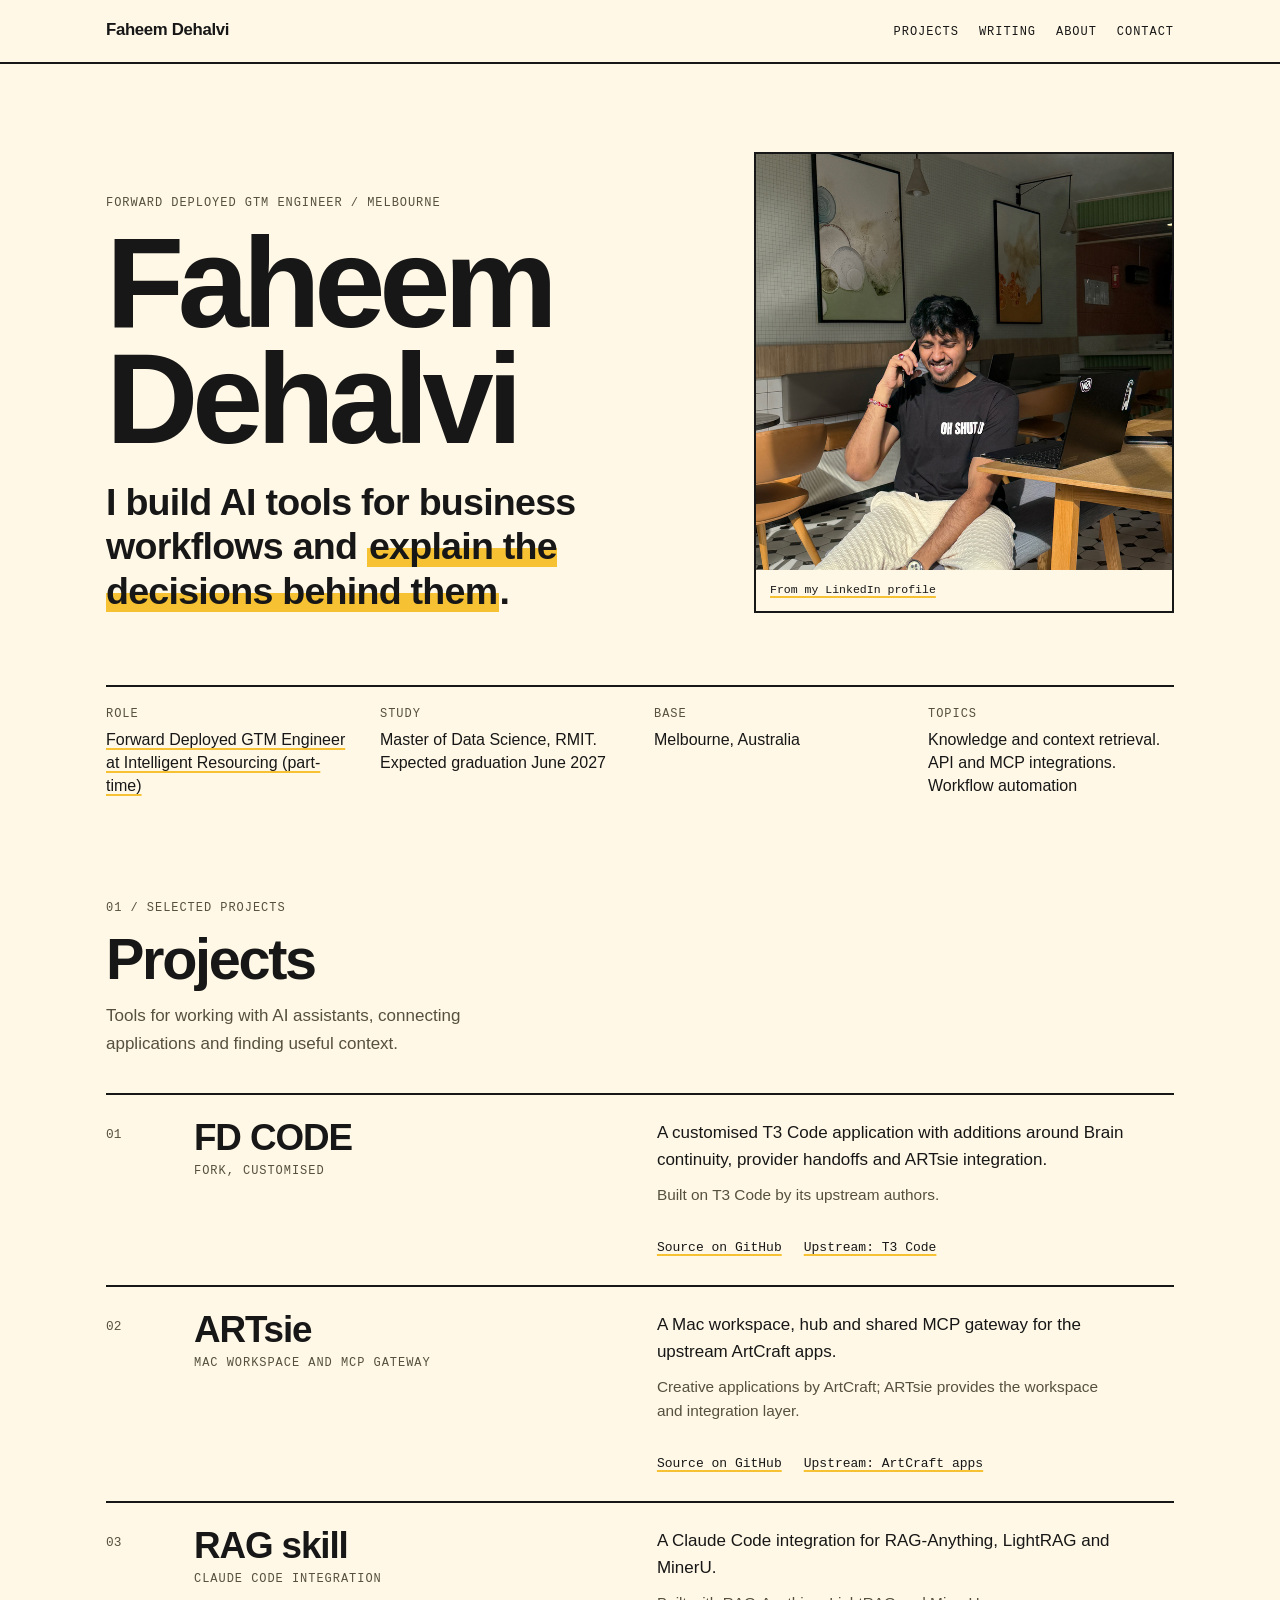
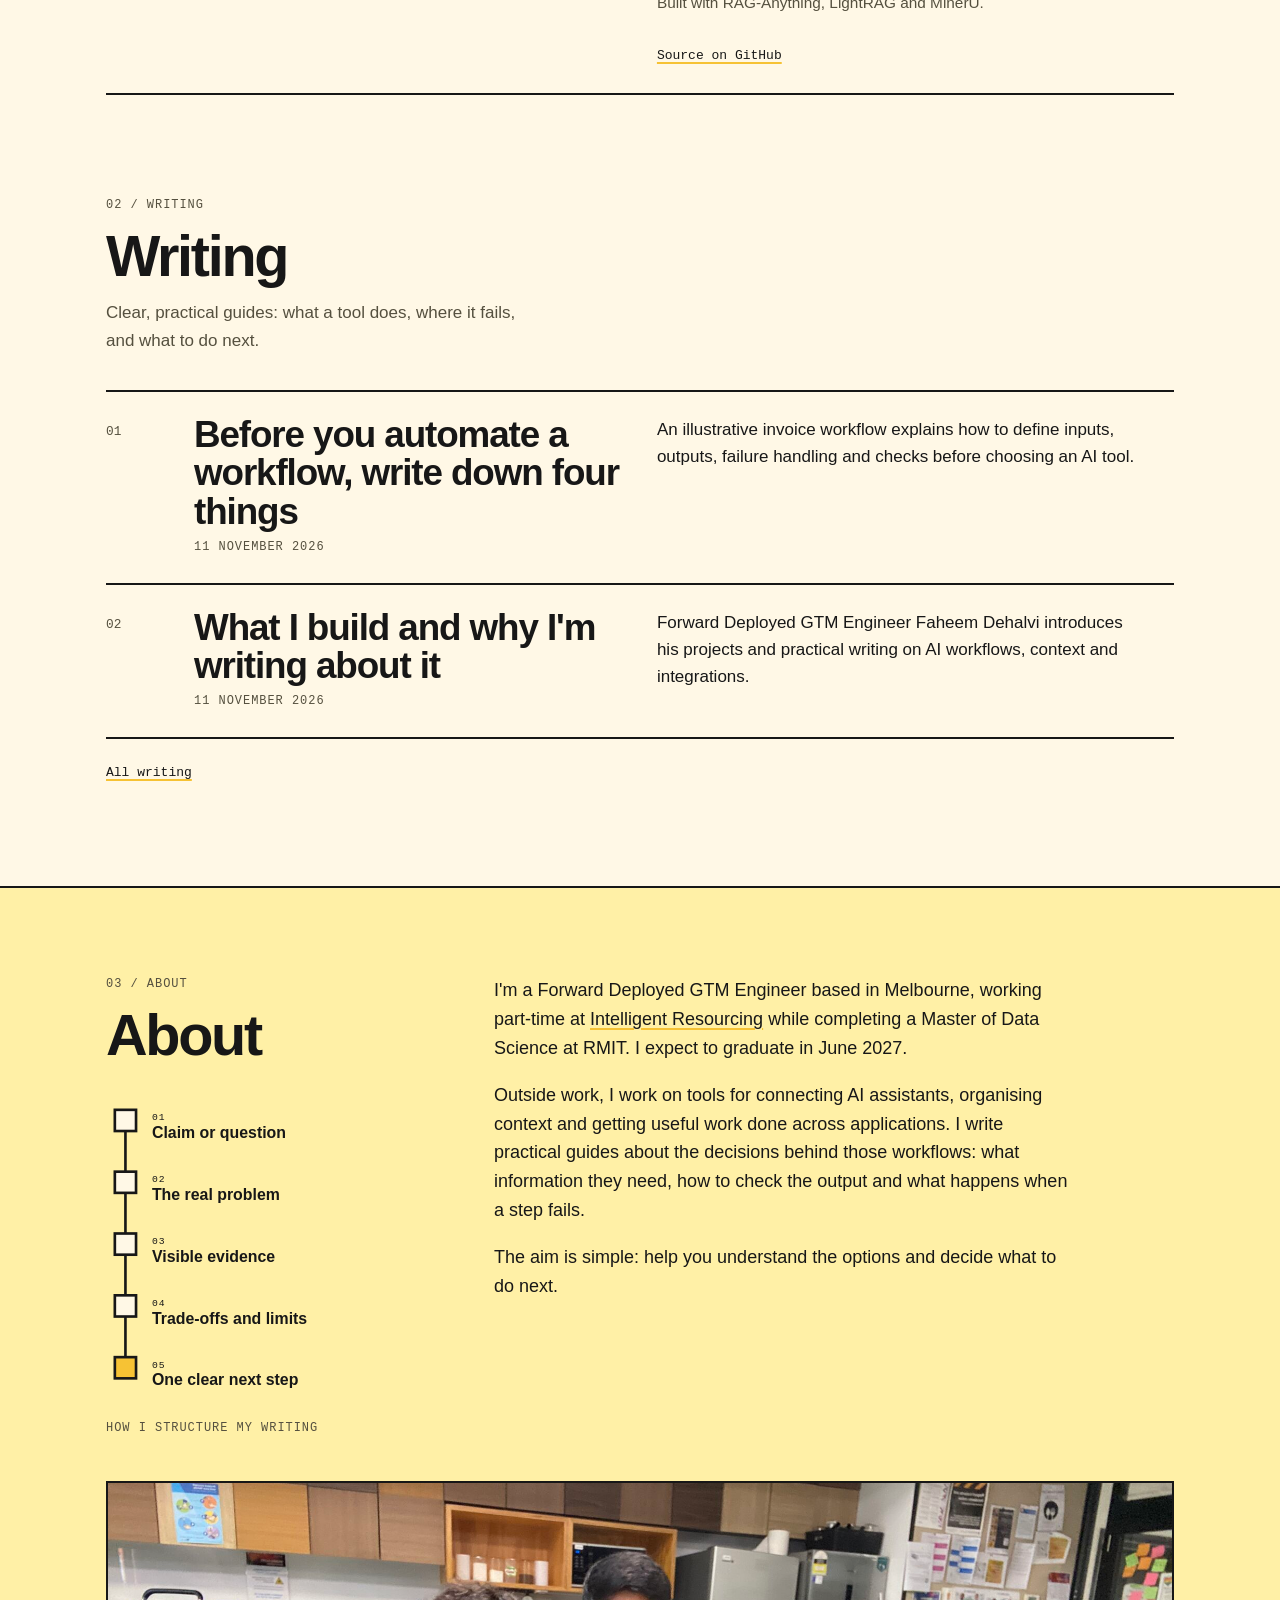
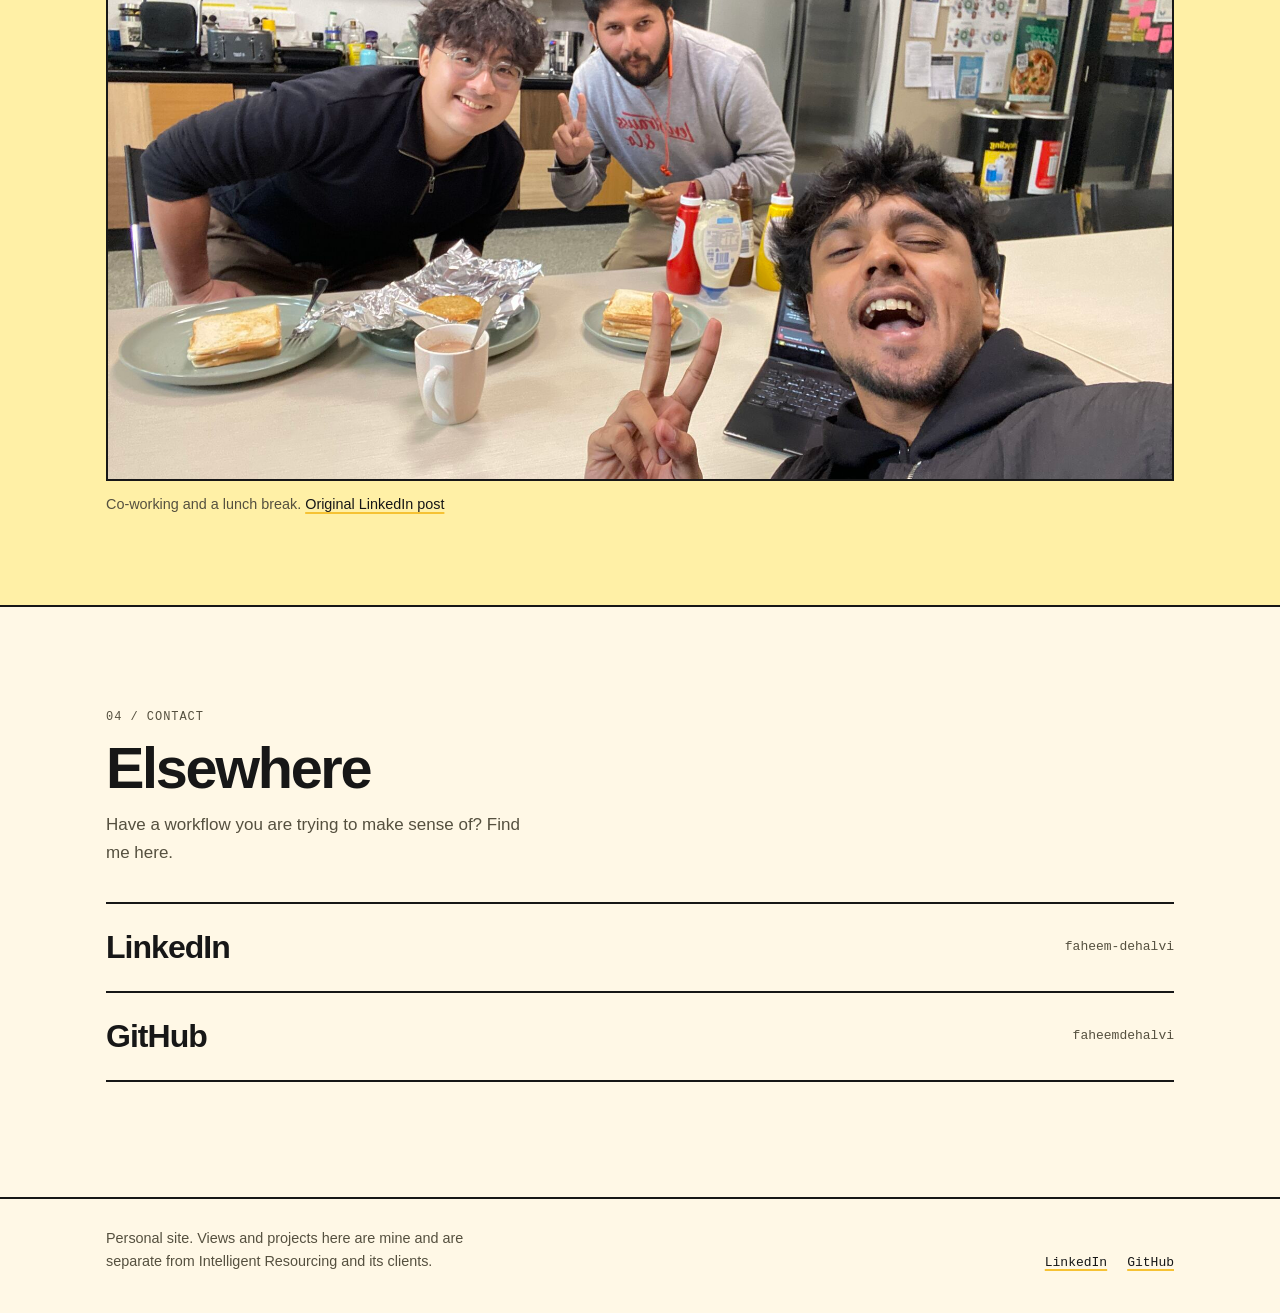
<file: docs/index.html>
<!doctype html>
<html lang="en-AU">
<head>
<meta charset="utf-8">
<meta name="viewport" content="width=device-width, initial-scale=1">
<title>Faheem Dehalvi | Forward Deployed GTM Engineer</title>
<meta name="description" content="Faheem Dehalvi is a Forward Deployed GTM Engineer in Melbourne. Practical writing, AI workflows, integrations and selected projects.">
<meta name="theme-color" content="#fff8e6">
<meta property="og:type" content="website">
<meta property="og:title" content="Faheem Dehalvi | Forward Deployed GTM Engineer">
<meta property="og:description" content="Faheem Dehalvi is a Forward Deployed GTM Engineer in Melbourne. Practical writing, AI workflows, integrations and selected projects.">
<link rel="canonical" href="https://faheemdehalvi.github.io/">
<meta property="og:url" content="https://faheemdehalvi.github.io/">
<link rel="icon" href="./assets/favicon.svg" type="image/svg+xml">
<link rel="stylesheet" href="./assets/styles.css">
<script type="application/ld+json">{"@context": "https://schema.org", "@type": "ProfilePage", "name": "Faheem Dehalvi | Forward Deployed GTM Engineer", "mainEntity": {"@type": "Person", "name": "Faheem Dehalvi", "sameAs": ["https://www.linkedin.com/in/faheem-dehalvi/", "https://github.com/faheemdehalvi"], "description": "I build AI tools for business workflows and explain the decisions behind them.", "url": "https://faheemdehalvi.github.io/"}}</script>
</head>
<body>
<a class="skip-link" href="#main">Skip to content</a>
<header class="site-header">
  <div class="wrap header-inner">
    <a class="wordmark" href="./">Faheem Dehalvi</a>
    <nav aria-label="Main">
      <ul class="nav-list">
        <li><a href="./#projects">Projects</a></li>
        <li><a href="./writing/">Writing</a></li>
        <li><a href="./#about">About</a></li>
        <li><a href="./#contact">Contact</a></li>
      </ul>
    </nav>
  </div>
</header>
<main id="main">
<section class="hero" aria-labelledby="top">
  <div class="wrap hero-grid">
    <div class="hero-copy">
      <p class="label">Forward Deployed GTM Engineer / Melbourne</p>
      <h1 id="top" class="hero-name"><span>Faheem</span> <span>Dehalvi</span></h1>
      <p class="hero-lead">I build AI tools for business workflows and <mark>explain the decisions behind them</mark>.</p>
    </div>
    <figure class="hero-figure portrait-figure">
      <img src="./assets/media/faheem-portrait.png" width="800" height="800" alt="Faheem Dehalvi smiling while on a phone call at a cafe table, with a laptop beside him." decoding="async" fetchpriority="high">
      <figcaption><a href="https://www.linkedin.com/in/faheem-dehalvi/" rel="noopener noreferrer">From my LinkedIn profile</a></figcaption>
    </figure>
  </div>
  <div class="wrap">
    <dl class="facts">
      <div><dt>Role</dt><dd><a href="https://intelligentresourcing.co/about-us" rel="noopener noreferrer">Forward Deployed GTM Engineer at Intelligent Resourcing (part-time)</a></dd></div>
      <div><dt>Study</dt><dd>Master of Data Science, RMIT. Expected graduation June 2027</dd></div>
      <div><dt>Base</dt><dd>Melbourne, Australia</dd></div>
      <div><dt>Topics</dt><dd>Knowledge and context retrieval. API and MCP integrations. Workflow automation</dd></div>
    </dl>
  </div>
</section>

<section class="section" id="projects" aria-labelledby="projects-h">
  <div class="wrap">
    <p class="label">01 / Selected projects</p>
    <h2 id="projects-h" class="section-title">Projects</h2>
    <p class="section-intro">Tools for working with AI assistants, connecting applications and finding useful context.</p>
    <ol class="rows">
      <li class="row"><span class="row-index" aria-hidden="true"></span><div><h3 class="row-name"><a href="https://github.com/faheemdehalvi/fd-code" rel="noopener noreferrer">FD CODE</a></h3><p class="row-kind label">Fork, customised</p></div><div class="row-body"><p>A customised T3 Code application with additions around Brain continuity, provider handoffs and ARTsie integration.</p><p class="credit">Built on T3 Code by its upstream authors.</p></div><ul class="row-links"><li><a href="https://github.com/faheemdehalvi/fd-code" rel="noopener noreferrer">Source on GitHub</a></li><li><a href="https://github.com/pingdotgg/t3code" rel="noopener noreferrer">Upstream: T3 Code</a></li></ul></li>
      <li class="row"><span class="row-index" aria-hidden="true"></span><div><h3 class="row-name"><a href="https://github.com/faheemdehalvi/artsie" rel="noopener noreferrer">ARTsie</a></h3><p class="row-kind label">Mac workspace and MCP gateway</p></div><div class="row-body"><p>A Mac workspace, hub and shared MCP gateway for the upstream ArtCraft apps.</p><p class="credit">Creative applications by ArtCraft; ARTsie provides the workspace and integration layer.</p></div><ul class="row-links"><li><a href="https://github.com/faheemdehalvi/artsie" rel="noopener noreferrer">Source on GitHub</a></li><li><a href="https://getartcraft.com/apps" rel="noopener noreferrer">Upstream: ArtCraft apps</a></li></ul></li>
      <li class="row"><span class="row-index" aria-hidden="true"></span><div><h3 class="row-name"><a href="https://github.com/faheemdehalvi/rag-skill" rel="noopener noreferrer">RAG skill</a></h3><p class="row-kind label">Claude Code integration</p></div><div class="row-body"><p>A Claude Code integration for RAG-Anything, LightRAG and MinerU.</p><p class="credit">Built with RAG-Anything, LightRAG and MinerU.</p></div><ul class="row-links"><li><a href="https://github.com/faheemdehalvi/rag-skill" rel="noopener noreferrer">Source on GitHub</a></li></ul></li>
    </ol>
  </div>
</section>

<section class="section" id="writing" aria-labelledby="writing-h">
  <div class="wrap">
    <p class="label">02 / Writing</p>
    <h2 id="writing-h" class="section-title">Writing</h2>
    <p class="section-intro">Clear, practical guides: what a tool does, where it fails, and what to do next.</p>
    <ol class="rows">
      <li class="row"><span class="row-index" aria-hidden="true"></span><div><h3 class="row-name"><a href="./writing/before-you-automate-a-workflow/">Before you automate a workflow, write down four things</a></h3><p class="row-kind writing-meta">11 November 2026</p></div><div class="row-body"><p>An illustrative invoice workflow explains how to define inputs, outputs, failure handling and checks before choosing an AI tool.</p></div></li>
      <li class="row"><span class="row-index" aria-hidden="true"></span><div><h3 class="row-name"><a href="./writing/what-i-build/">What I build and why I&#x27;m writing about it</a></h3><p class="row-kind writing-meta">11 November 2026</p></div><div class="row-body"><p>Forward Deployed GTM Engineer Faheem Dehalvi introduces his projects and practical writing on AI workflows, context and integrations.</p></div></li>
    </ol>
    <p class="more"><a href="./writing/">All writing</a></p>
  </div>
</section>

<section class="band" id="about" aria-labelledby="about-h">
  <div class="wrap about-grid">
    <div>
      <p class="label">03 / About</p>
      <h2 id="about-h" class="section-title">About</h2>
      <figure class="about-method">
        <svg viewBox="0 0 300 350" role="img" aria-labelledby="wf-t wf-d" xmlns="http://www.w3.org/2000/svg">
  <title id="wf-t">Five-step structure of each piece of writing</title>
  <desc id="wf-d">A vertical sequence: claim or question, the real problem, visible evidence, trade-offs and limits, one next step.</desc>
  <line x1="22" y1="22" x2="22" y2="302" stroke="#171717" stroke-width="3"/>
  <g font-family="-apple-system, BlinkMacSystemFont, 'Segoe UI', 'Helvetica Neue', Arial, sans-serif" fill="#171717">
    <g>
      <rect x="10" y="10" width="24" height="24" fill="#fff8e6" stroke="#171717" stroke-width="3"/>
      <text x="52" y="22" font-size="11" font-family="ui-monospace, Menlo, monospace" letter-spacing="1">01</text>
      <text x="52" y="42" font-size="18" font-weight="700">Claim or question</text>
    </g>
    <g>
      <rect x="10" y="80" width="24" height="24" fill="#fff8e6" stroke="#171717" stroke-width="3"/>
      <text x="52" y="92" font-size="11" font-family="ui-monospace, Menlo, monospace" letter-spacing="1">02</text>
      <text x="52" y="112" font-size="18" font-weight="700">The real problem</text>
    </g>
    <g>
      <rect x="10" y="150" width="24" height="24" fill="#fff8e6" stroke="#171717" stroke-width="3"/>
      <text x="52" y="162" font-size="11" font-family="ui-monospace, Menlo, monospace" letter-spacing="1">03</text>
      <text x="52" y="182" font-size="18" font-weight="700">Visible evidence</text>
    </g>
    <g>
      <rect x="10" y="220" width="24" height="24" fill="#fff8e6" stroke="#171717" stroke-width="3"/>
      <text x="52" y="232" font-size="11" font-family="ui-monospace, Menlo, monospace" letter-spacing="1">04</text>
      <text x="52" y="252" font-size="18" font-weight="700">Trade-offs and limits</text>
    </g>
    <g>
      <rect x="10" y="290" width="24" height="24" fill="#f6c234" stroke="#171717" stroke-width="3"/>
      <text x="52" y="302" font-size="11" font-family="ui-monospace, Menlo, monospace" letter-spacing="1">05</text>
      <text x="52" y="322" font-size="18" font-weight="700">One clear next step</text>
    </g>
  </g>
</svg>
        <figcaption class="label">How I structure my writing</figcaption>
      </figure>
    </div>
    <div class="about-text">
      <p>I&#x27;m a Forward Deployed GTM Engineer based in Melbourne, working part-time at <a href="https://intelligentresourcing.co/about-us" rel="noopener noreferrer">Intelligent Resourcing</a> while completing a Master of Data Science at RMIT. I expect to graduate in June 2027.</p>
      <p>Outside work, I work on tools for connecting AI assistants, organising context and getting useful work done across applications. I write practical guides about the decisions behind those workflows: what information they need, how to check the output and what happens when a step fails.</p>
      <p>The aim is simple: help you understand the options and decide what to do next.</p>
    </div>
  </div>
  <div class="wrap media-story">
    <figure class="community-photo">
      <a href="https://www.linkedin.com/posts/faheem-dehalvi_weeknds-arent-really-for-resting-up-theyre-share-7466699340036706304-agLs/" rel="noopener noreferrer">
        <img src="./assets/media/coworking-lunch.jpg" width="2048" height="1152" alt="Faheem taking a group photo with two people at a shared lunch table, with laptops and sandwiches." loading="lazy" decoding="async">
      </a>
      <figcaption>Co-working and a lunch break. <a href="https://www.linkedin.com/posts/faheem-dehalvi_weeknds-arent-really-for-resting-up-theyre-share-7466699340036706304-agLs/" rel="noopener noreferrer">Original LinkedIn post</a></figcaption>
    </figure>
  </div>
</section>

<section class="section" id="contact" aria-labelledby="contact-h">
  <div class="wrap">
    <p class="label">04 / Contact</p>
    <h2 id="contact-h" class="section-title">Elsewhere</h2>
    <p class="section-intro">Have a workflow you are trying to make sense of? Find me here.</p>
    <ul class="contact-list">
      <li><a href="https://www.linkedin.com/in/faheem-dehalvi/" rel="noopener noreferrer"><span>LinkedIn</span><span class="handle">faheem-dehalvi</span></a></li>
      <li><a href="https://github.com/faheemdehalvi" rel="noopener noreferrer"><span>GitHub</span><span class="handle">faheemdehalvi</span></a></li>
    </ul>
  </div>
</section>

</main>
<footer class="site-footer">
  <div class="wrap footer-inner">
    <p class="footer-note">Personal site. Views and projects here are mine and are separate from Intelligent Resourcing and its clients.</p>
    <ul class="footer-links">
      <li><a href="https://www.linkedin.com/in/faheem-dehalvi/" rel="noopener noreferrer">LinkedIn</a></li>
      <li><a href="https://github.com/faheemdehalvi" rel="noopener noreferrer">GitHub</a></li>
    </ul>
  </div>
</footer>
</body>
</html>
</file>
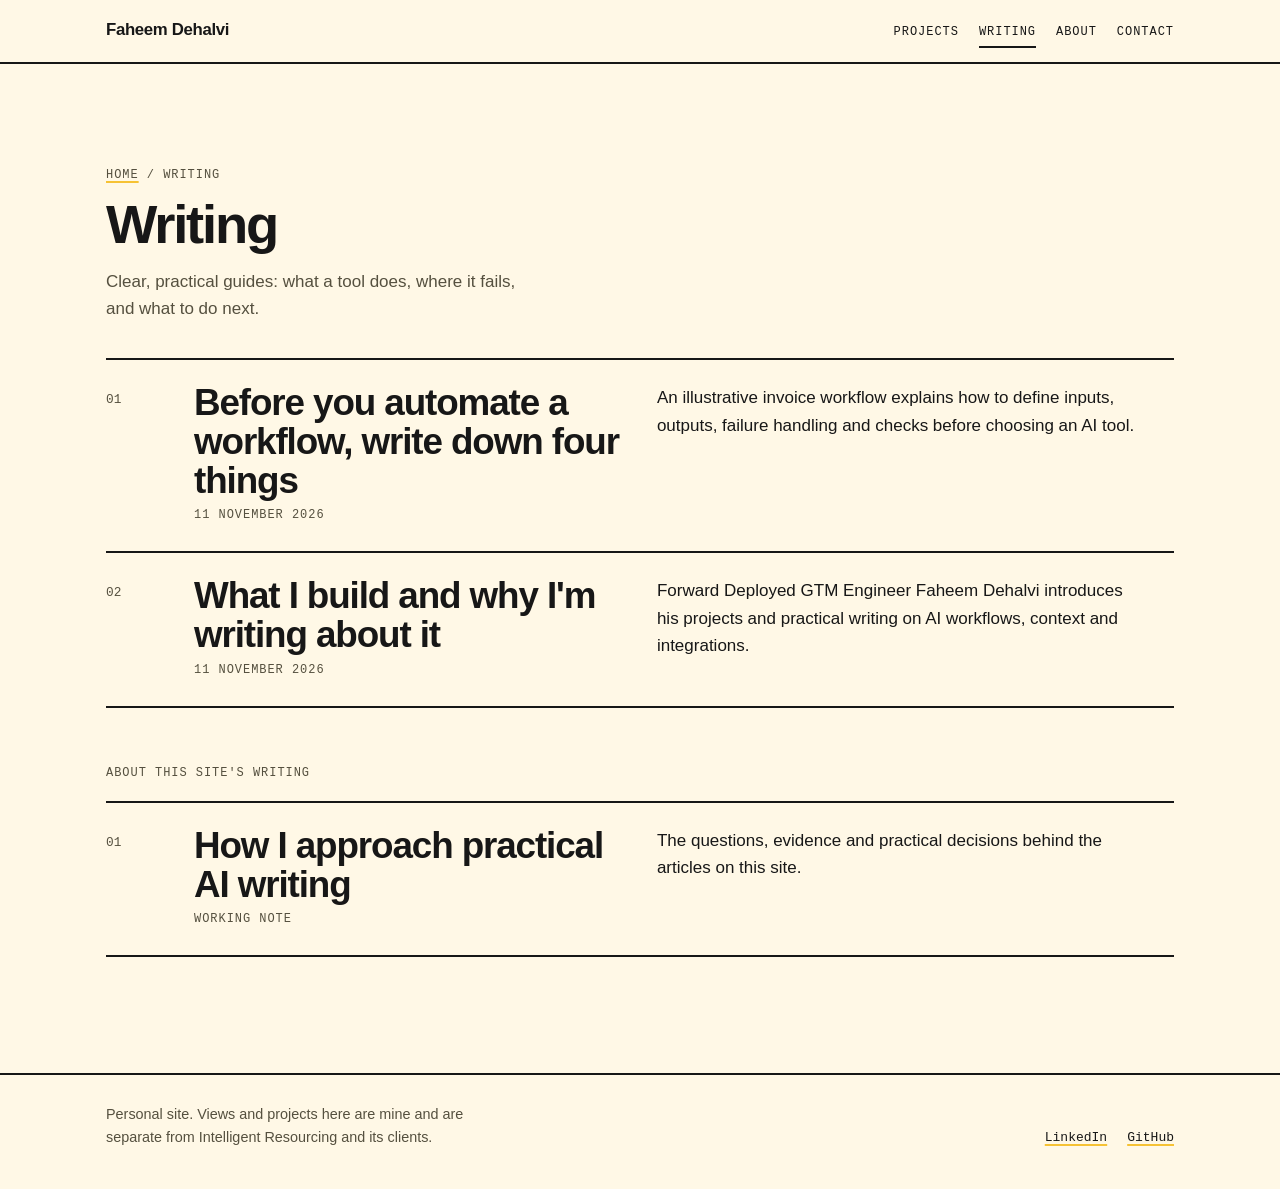
<file: docs/writing/index.html>
<!doctype html>
<html lang="en-AU">
<head>
<meta charset="utf-8">
<meta name="viewport" content="width=device-width, initial-scale=1">
<title>Writing | Faheem Dehalvi</title>
<meta name="description" content="Clear, practical guides: what a tool does, where it fails, and what to do next.">
<meta name="theme-color" content="#fff8e6">
<meta property="og:type" content="website">
<meta property="og:title" content="Writing | Faheem Dehalvi">
<meta property="og:description" content="Clear, practical guides: what a tool does, where it fails, and what to do next.">
<link rel="canonical" href="https://faheemdehalvi.github.io/writing/">
<meta property="og:url" content="https://faheemdehalvi.github.io/writing/">
<link rel="icon" href="../assets/favicon.svg" type="image/svg+xml">
<link rel="stylesheet" href="../assets/styles.css">
</head>
<body>
<a class="skip-link" href="#main">Skip to content</a>
<header class="site-header">
  <div class="wrap header-inner">
    <a class="wordmark" href="../">Faheem Dehalvi</a>
    <nav aria-label="Main">
      <ul class="nav-list">
        <li><a href="../#projects">Projects</a></li>
        <li><a href="../writing/" aria-current="page">Writing</a></li>
        <li><a href="../#about">About</a></li>
        <li><a href="../#contact">Contact</a></li>
      </ul>
    </nav>
  </div>
</header>
<main id="main">
<section class="section page-head">
  <div class="wrap">
    <p class="label"><a href="../">Home</a> / Writing</p>
    <h1 class="page-title">Writing</h1>
    <p class="section-intro">Clear, practical guides: what a tool does, where it fails, and what to do next.</p>
    <ol class="rows">
      <li class="row"><span class="row-index" aria-hidden="true"></span><div><h3 class="row-name"><a href="../writing/before-you-automate-a-workflow/">Before you automate a workflow, write down four things</a></h3><p class="row-kind writing-meta">11 November 2026</p></div><div class="row-body"><p>An illustrative invoice workflow explains how to define inputs, outputs, failure handling and checks before choosing an AI tool.</p></div></li>
      <li class="row"><span class="row-index" aria-hidden="true"></span><div><h3 class="row-name"><a href="../writing/what-i-build/">What I build and why I&#x27;m writing about it</a></h3><p class="row-kind writing-meta">11 November 2026</p></div><div class="row-body"><p>Forward Deployed GTM Engineer Faheem Dehalvi introduces his projects and practical writing on AI workflows, context and integrations.</p></div></li>
    </ol>
    <h2 class="subhead">About this site's writing</h2>
    <ol class="rows">
      <li class="row"><span class="row-index" aria-hidden="true"></span><div><h3 class="row-name"><a href="../writing/working-note/">How I approach practical AI writing</a></h3><p class="row-kind writing-meta">Working note</p></div><div class="row-body"><p>The questions, evidence and practical decisions behind the articles on this site.</p></div></li>
    </ol>
  </div>
</section>

</main>
<footer class="site-footer">
  <div class="wrap footer-inner">
    <p class="footer-note">Personal site. Views and projects here are mine and are separate from Intelligent Resourcing and its clients.</p>
    <ul class="footer-links">
      <li><a href="https://www.linkedin.com/in/faheem-dehalvi/" rel="noopener noreferrer">LinkedIn</a></li>
      <li><a href="https://github.com/faheemdehalvi" rel="noopener noreferrer">GitHub</a></li>
    </ul>
  </div>
</footer>
</body>
</html>
</file>
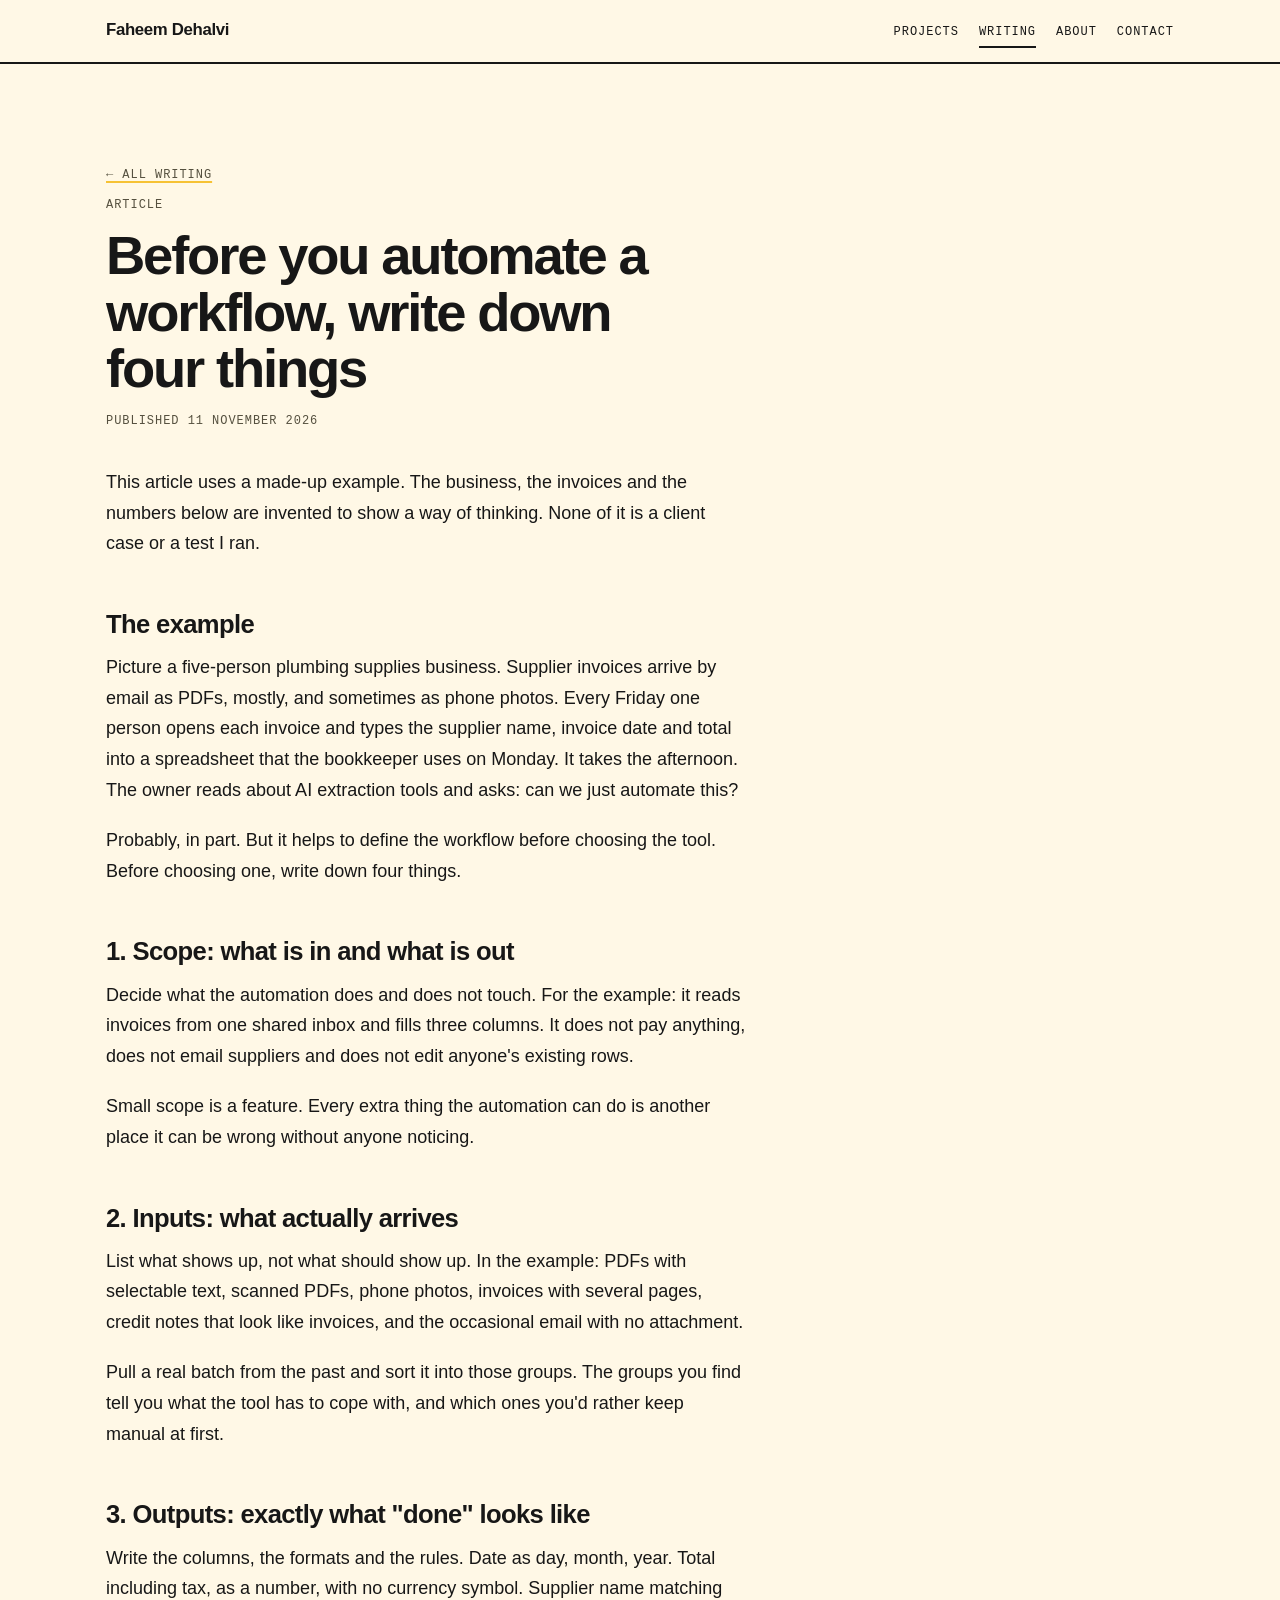
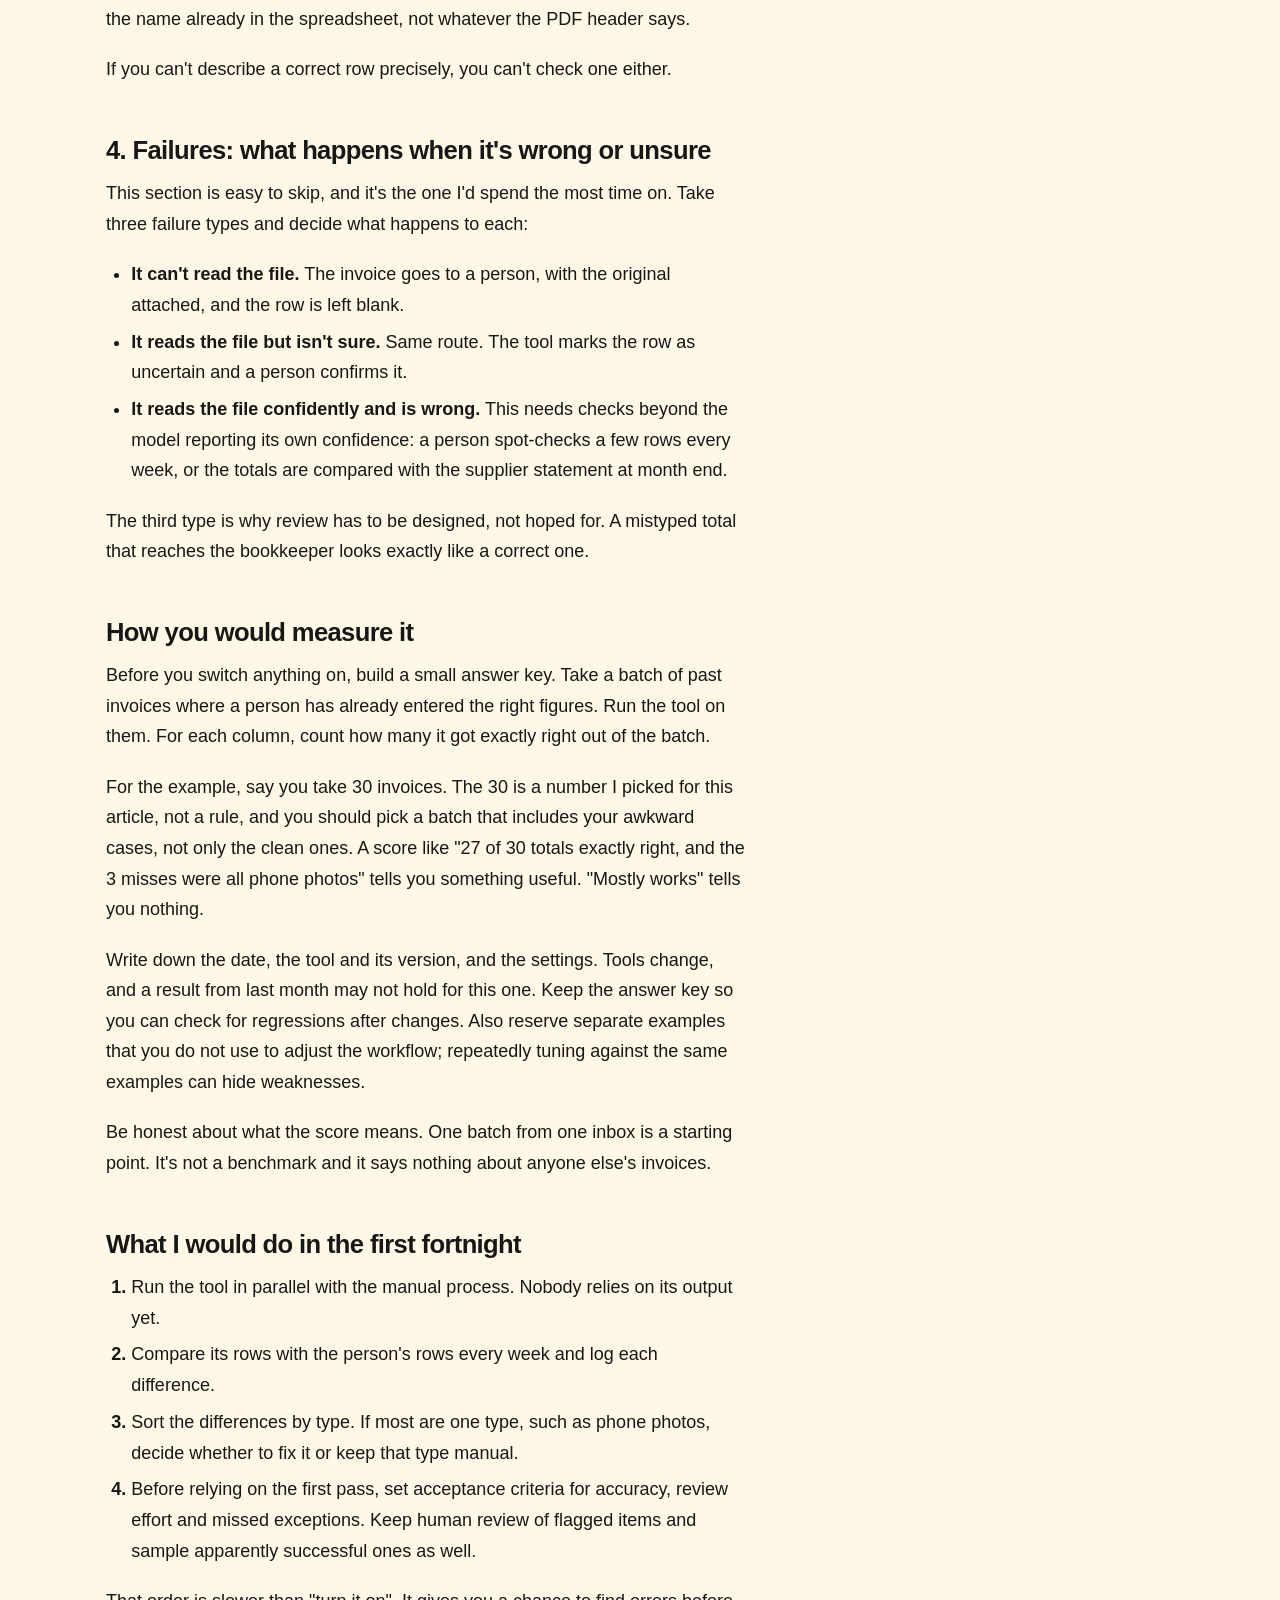
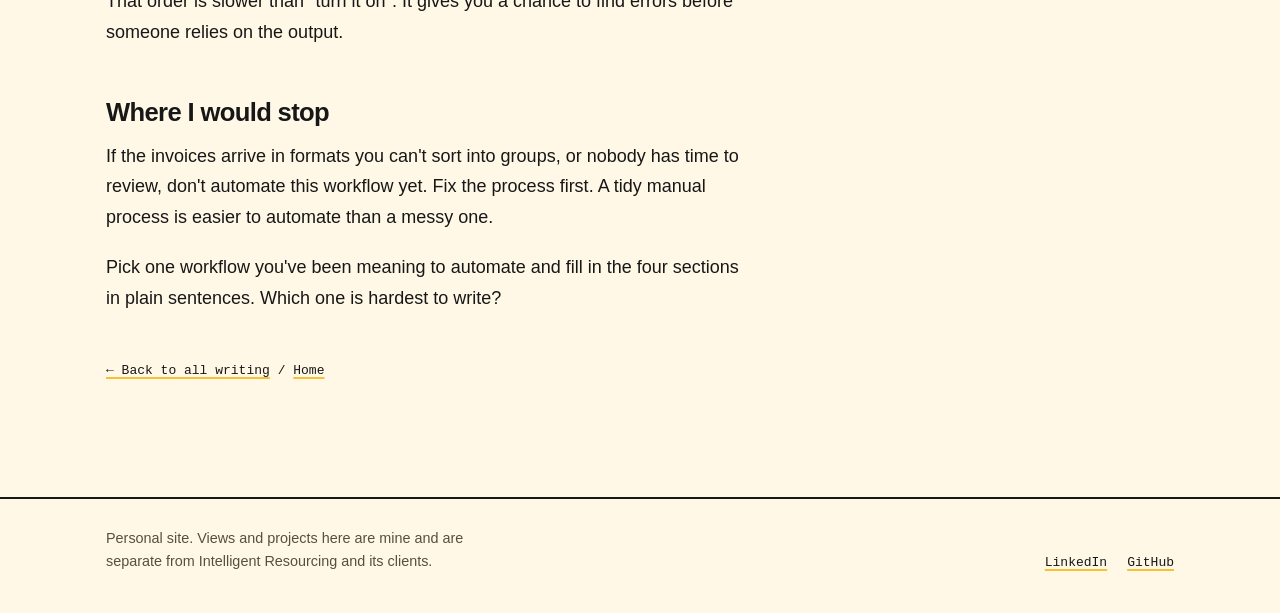
<file: docs/writing/before-you-automate-a-workflow/index.html>
<!doctype html>
<html lang="en-AU">
<head>
<meta charset="utf-8">
<meta name="viewport" content="width=device-width, initial-scale=1">
<title>Before you automate a workflow, write down four things | Faheem Dehalvi</title>
<meta name="description" content="An illustrative invoice workflow explains how to define inputs, outputs, failure handling and checks before choosing an AI tool.">
<meta name="theme-color" content="#fff8e6">
<meta property="og:type" content="article">
<meta property="og:title" content="Before you automate a workflow, write down four things | Faheem Dehalvi">
<meta property="og:description" content="An illustrative invoice workflow explains how to define inputs, outputs, failure handling and checks before choosing an AI tool.">
<link rel="canonical" href="https://faheemdehalvi.github.io/writing/before-you-automate-a-workflow/">
<meta property="og:url" content="https://faheemdehalvi.github.io/writing/before-you-automate-a-workflow/">
<link rel="icon" href="../../assets/favicon.svg" type="image/svg+xml">
<link rel="stylesheet" href="../../assets/styles.css">
<script type="application/ld+json">{"@context": "https://schema.org", "@type": "Article", "headline": "Before you automate a workflow, write down four things", "description": "An illustrative invoice workflow explains how to define inputs, outputs, failure handling and checks before choosing an AI tool.", "datePublished": "2026-11-11", "author": {"@type": "Person", "name": "Faheem Dehalvi", "sameAs": ["https://www.linkedin.com/in/faheem-dehalvi/", "https://github.com/faheemdehalvi"]}, "mainEntityOfPage": "https://faheemdehalvi.github.io/writing/before-you-automate-a-workflow/"}</script>
</head>
<body>
<a class="skip-link" href="#main">Skip to content</a>
<header class="site-header">
  <div class="wrap header-inner">
    <a class="wordmark" href="../../">Faheem Dehalvi</a>
    <nav aria-label="Main">
      <ul class="nav-list">
        <li><a href="../../#projects">Projects</a></li>
        <li><a href="../../writing/" aria-current="page">Writing</a></li>
        <li><a href="../../#about">About</a></li>
        <li><a href="../../#contact">Contact</a></li>
      </ul>
    </nav>
  </div>
</header>
<main id="main">
<article class="section article">
  <div class="wrap">
    <p class="label"><a href="../../writing/">&larr; All writing</a></p>
    <header class="article-head">
      <p class="label">Article</p>
      <h1 class="page-title">Before you automate a workflow, write down four things</h1>
      <p class="article-meta writing-meta">Published <time datetime="2026-11-11">11 November 2026</time></p>
    </header>
    <div class="prose">
<p>This article uses a made-up example. The business, the invoices and the numbers below are invented to show a way of thinking. None of it is a client case or a test I ran.</p>
<h2 id="the-example">The example</h2>
<p>Picture a five-person plumbing supplies business. Supplier invoices arrive by email as PDFs, mostly, and sometimes as phone photos. Every Friday one person opens each invoice and types the supplier name, invoice date and total into a spreadsheet that the bookkeeper uses on Monday. It takes the afternoon. The owner reads about AI extraction tools and asks: can we just automate this?</p>
<p>Probably, in part. But it helps to define the workflow before choosing the tool. Before choosing one, write down four things.</p>
<h2 id="1-scope-what-is-in-and-what-is-out">1. Scope: what is in and what is out</h2>
<p>Decide what the automation does and does not touch. For the example: it reads invoices from one shared inbox and fills three columns. It does not pay anything, does not email suppliers and does not edit anyone&#x27;s existing rows.</p>
<p>Small scope is a feature. Every extra thing the automation can do is another place it can be wrong without anyone noticing.</p>
<h2 id="2-inputs-what-actually-arrives">2. Inputs: what actually arrives</h2>
<p>List what shows up, not what should show up. In the example: PDFs with selectable text, scanned PDFs, phone photos, invoices with several pages, credit notes that look like invoices, and the occasional email with no attachment.</p>
<p>Pull a real batch from the past and sort it into those groups. The groups you find tell you what the tool has to cope with, and which ones you&#x27;d rather keep manual at first.</p>
<h2 id="3-outputs-exactly-what-done-looks-like">3. Outputs: exactly what &quot;done&quot; looks like</h2>
<p>Write the columns, the formats and the rules. Date as day, month, year. Total including tax, as a number, with no currency symbol. Supplier name matching the name already in the spreadsheet, not whatever the PDF header says.</p>
<p>If you can&#x27;t describe a correct row precisely, you can&#x27;t check one either.</p>
<h2 id="4-failures-what-happens-when-it-s-wrong-or-unsure">4. Failures: what happens when it&#x27;s wrong or unsure</h2>
<p>This section is easy to skip, and it&#x27;s the one I&#x27;d spend the most time on. Take three failure types and decide what happens to each:</p>
<ul><li><strong>It can&#x27;t read the file.</strong> The invoice goes to a person, with the original attached, and the row is left blank.</li><li><strong>It reads the file but isn&#x27;t sure.</strong> Same route. The tool marks the row as uncertain and a person confirms it.</li><li><strong>It reads the file confidently and is wrong.</strong> This needs checks beyond the model reporting its own confidence: a person spot-checks a few rows every week, or the totals are compared with the supplier statement at month end.</li></ul>
<p>The third type is why review has to be designed, not hoped for. A mistyped total that reaches the bookkeeper looks exactly like a correct one.</p>
<h2 id="how-you-would-measure-it">How you would measure it</h2>
<p>Before you switch anything on, build a small answer key. Take a batch of past invoices where a person has already entered the right figures. Run the tool on them. For each column, count how many it got exactly right out of the batch.</p>
<p>For the example, say you take 30 invoices. The 30 is a number I picked for this article, not a rule, and you should pick a batch that includes your awkward cases, not only the clean ones. A score like &quot;27 of 30 totals exactly right, and the 3 misses were all phone photos&quot; tells you something useful. &quot;Mostly works&quot; tells you nothing.</p>
<p>Write down the date, the tool and its version, and the settings. Tools change, and a result from last month may not hold for this one. Keep the answer key so you can check for regressions after changes. Also reserve separate examples that you do not use to adjust the workflow; repeatedly tuning against the same examples can hide weaknesses.</p>
<p>Be honest about what the score means. One batch from one inbox is a starting point. It&#x27;s not a benchmark and it says nothing about anyone else&#x27;s invoices.</p>
<h2 id="what-i-would-do-in-the-first-fortnight">What I would do in the first fortnight</h2>
<ol><li>Run the tool in parallel with the manual process. Nobody relies on its output yet.</li><li>Compare its rows with the person&#x27;s rows every week and log each difference.</li><li>Sort the differences by type. If most are one type, such as phone photos, decide whether to fix it or keep that type manual.</li><li>Before relying on the first pass, set acceptance criteria for accuracy, review effort and missed exceptions. Keep human review of flagged items and sample apparently successful ones as well.</li></ol>
<p>That order is slower than &quot;turn it on&quot;. It gives you a chance to find errors before someone relies on the output.</p>
<h2 id="where-i-would-stop">Where I would stop</h2>
<p>If the invoices arrive in formats you can&#x27;t sort into groups, or nobody has time to review, don&#x27;t automate this workflow yet. Fix the process first. A tidy manual process is easier to automate than a messy one.</p>
<p>Pick one workflow you&#x27;ve been meaning to automate and fill in the four sections in plain sentences. Which one is hardest to write?</p>
    </div>
    <p class="article-back"><a href="../../writing/">&larr; Back to all writing</a> <span aria-hidden="true">/</span> <a href="../../">Home</a></p>
  </div>
</article>

</main>
<footer class="site-footer">
  <div class="wrap footer-inner">
    <p class="footer-note">Personal site. Views and projects here are mine and are separate from Intelligent Resourcing and its clients.</p>
    <ul class="footer-links">
      <li><a href="https://www.linkedin.com/in/faheem-dehalvi/" rel="noopener noreferrer">LinkedIn</a></li>
      <li><a href="https://github.com/faheemdehalvi" rel="noopener noreferrer">GitHub</a></li>
    </ul>
  </div>
</footer>
</body>
</html>
</file>
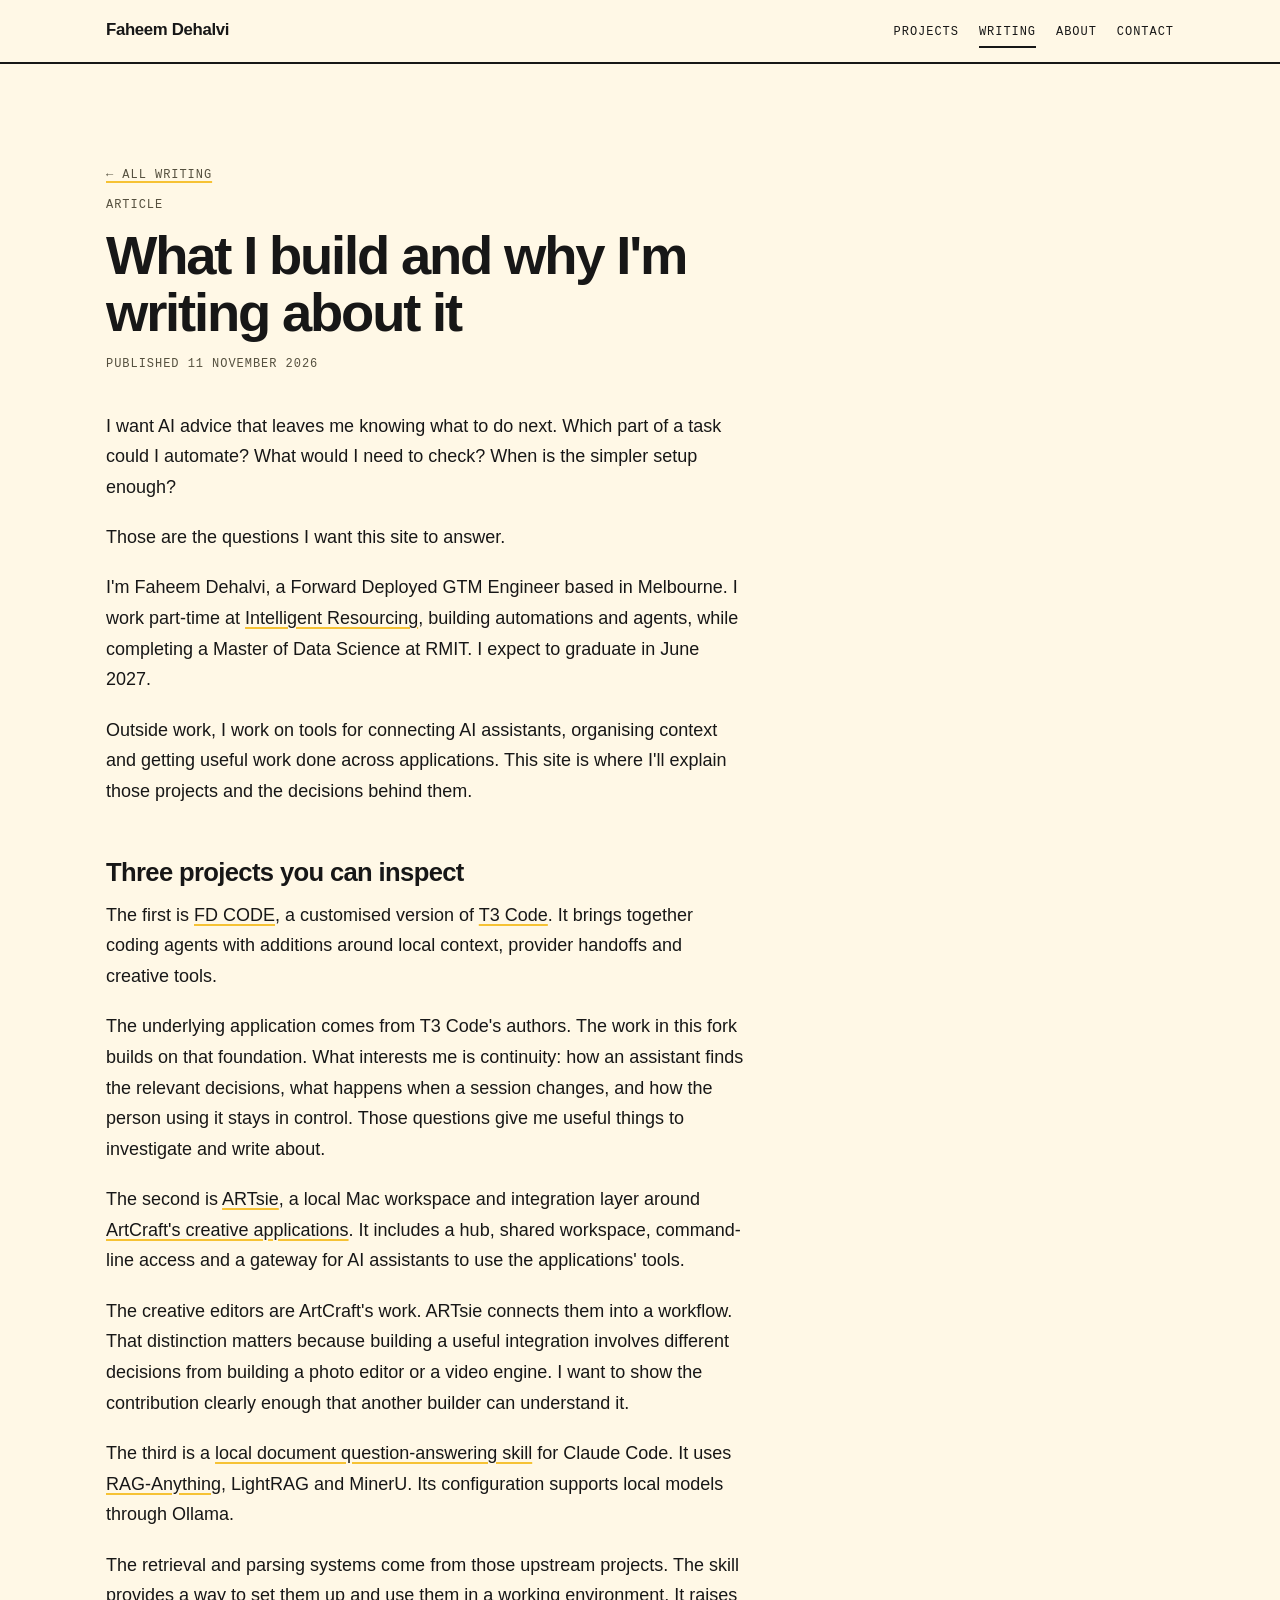
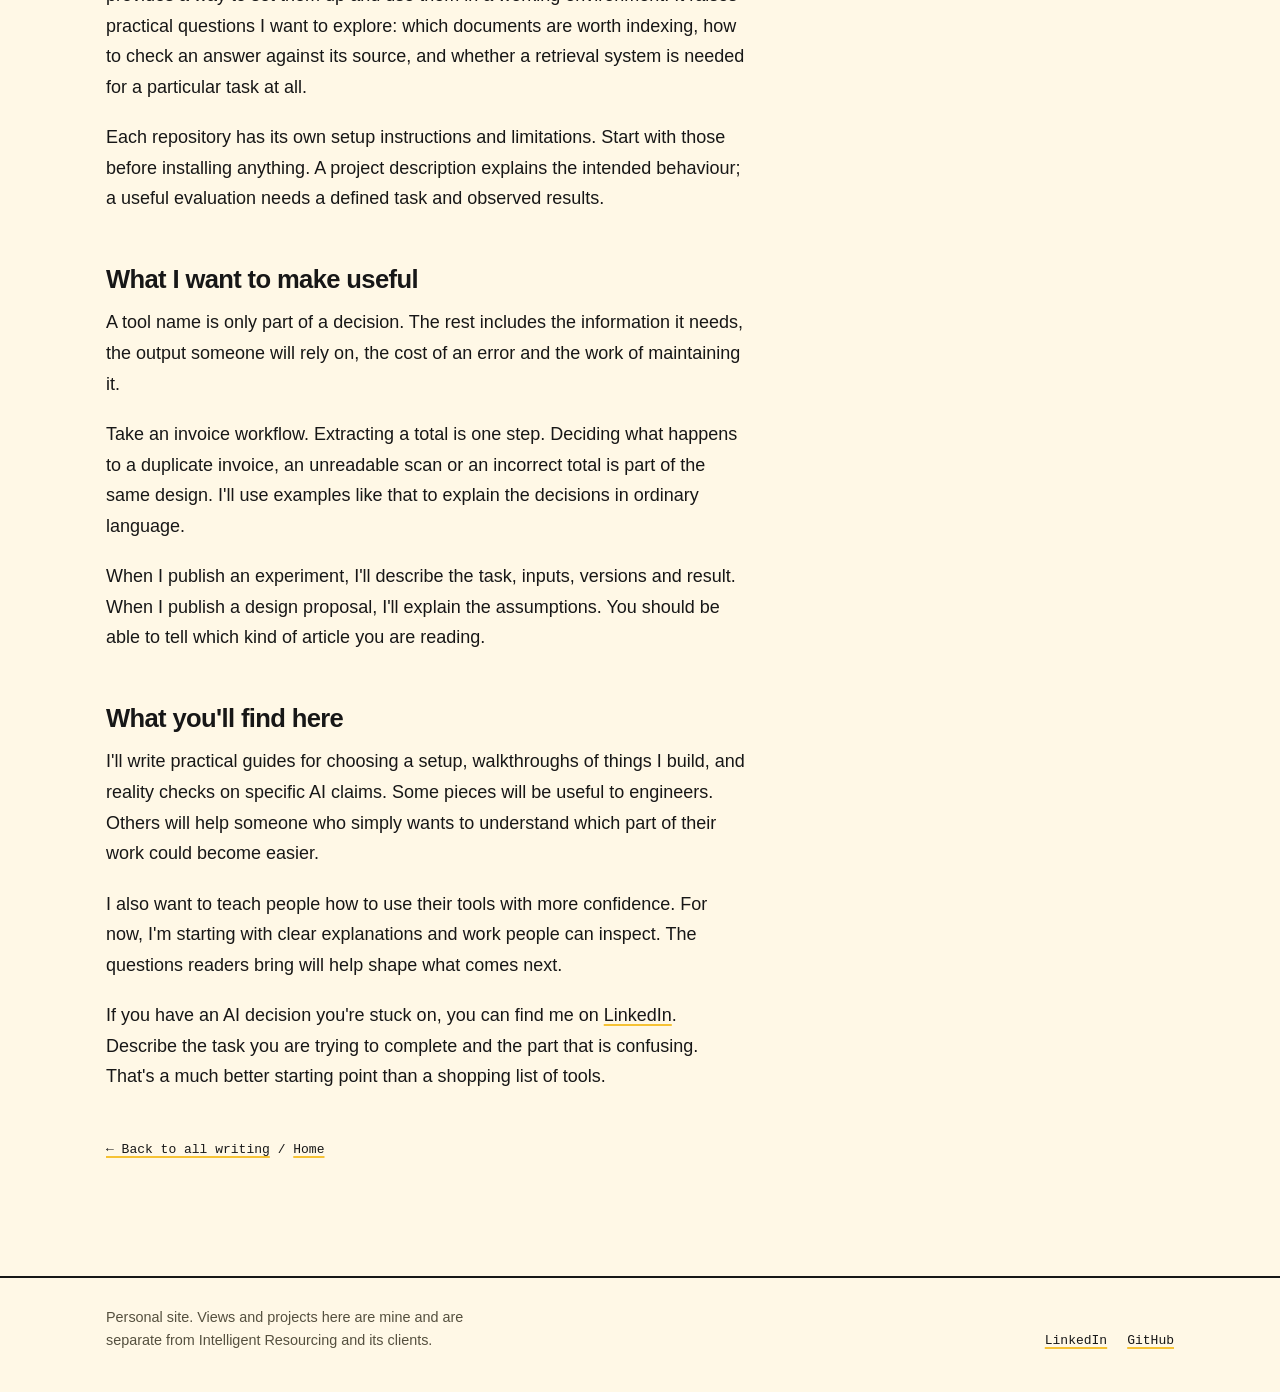
<file: docs/writing/what-i-build/index.html>
<!doctype html>
<html lang="en-AU">
<head>
<meta charset="utf-8">
<meta name="viewport" content="width=device-width, initial-scale=1">
<title>What I build and why I&#x27;m writing about it | Faheem Dehalvi</title>
<meta name="description" content="Forward Deployed GTM Engineer Faheem Dehalvi introduces his projects and practical writing on AI workflows, context and integrations.">
<meta name="theme-color" content="#fff8e6">
<meta property="og:type" content="article">
<meta property="og:title" content="What I build and why I&#x27;m writing about it | Faheem Dehalvi">
<meta property="og:description" content="Forward Deployed GTM Engineer Faheem Dehalvi introduces his projects and practical writing on AI workflows, context and integrations.">
<link rel="canonical" href="https://faheemdehalvi.github.io/writing/what-i-build/">
<meta property="og:url" content="https://faheemdehalvi.github.io/writing/what-i-build/">
<link rel="icon" href="../../assets/favicon.svg" type="image/svg+xml">
<link rel="stylesheet" href="../../assets/styles.css">
<script type="application/ld+json">{"@context": "https://schema.org", "@type": "Article", "headline": "What I build and why I'm writing about it", "description": "Forward Deployed GTM Engineer Faheem Dehalvi introduces his projects and practical writing on AI workflows, context and integrations.", "datePublished": "2026-11-11", "author": {"@type": "Person", "name": "Faheem Dehalvi", "sameAs": ["https://www.linkedin.com/in/faheem-dehalvi/", "https://github.com/faheemdehalvi"]}, "mainEntityOfPage": "https://faheemdehalvi.github.io/writing/what-i-build/"}</script>
</head>
<body>
<a class="skip-link" href="#main">Skip to content</a>
<header class="site-header">
  <div class="wrap header-inner">
    <a class="wordmark" href="../../">Faheem Dehalvi</a>
    <nav aria-label="Main">
      <ul class="nav-list">
        <li><a href="../../#projects">Projects</a></li>
        <li><a href="../../writing/" aria-current="page">Writing</a></li>
        <li><a href="../../#about">About</a></li>
        <li><a href="../../#contact">Contact</a></li>
      </ul>
    </nav>
  </div>
</header>
<main id="main">
<article class="section article">
  <div class="wrap">
    <p class="label"><a href="../../writing/">&larr; All writing</a></p>
    <header class="article-head">
      <p class="label">Article</p>
      <h1 class="page-title">What I build and why I&#x27;m writing about it</h1>
      <p class="article-meta writing-meta">Published <time datetime="2026-11-11">11 November 2026</time></p>
    </header>
    <div class="prose">
<p>I want AI advice that leaves me knowing what to do next. Which part of a task could I automate? What would I need to check? When is the simpler setup enough?</p>
<p>Those are the questions I want this site to answer.</p>
<p>I&#x27;m Faheem Dehalvi, a Forward Deployed GTM Engineer based in Melbourne. I work part-time at <a href="https://intelligentresourcing.co/about-us" rel="noopener noreferrer">Intelligent Resourcing</a>, building automations and agents, while completing a Master of Data Science at RMIT. I expect to graduate in June 2027.</p>
<p>Outside work, I work on tools for connecting AI assistants, organising context and getting useful work done across applications. This site is where I&#x27;ll explain those projects and the decisions behind them.</p>
<h2 id="three-projects-you-can-inspect">Three projects you can inspect</h2>
<p>The first is <a href="https://github.com/faheemdehalvi/fd-code" rel="noopener noreferrer">FD CODE</a>, a customised version of <a href="https://github.com/pingdotgg/t3code" rel="noopener noreferrer">T3 Code</a>. It brings together coding agents with additions around local context, provider handoffs and creative tools.</p>
<p>The underlying application comes from T3 Code&#x27;s authors. The work in this fork builds on that foundation. What interests me is continuity: how an assistant finds the relevant decisions, what happens when a session changes, and how the person using it stays in control. Those questions give me useful things to investigate and write about.</p>
<p>The second is <a href="https://github.com/faheemdehalvi/artsie" rel="noopener noreferrer">ARTsie</a>, a local Mac workspace and integration layer around <a href="https://getartcraft.com/apps" rel="noopener noreferrer">ArtCraft&#x27;s creative applications</a>. It includes a hub, shared workspace, command-line access and a gateway for AI assistants to use the applications&#x27; tools.</p>
<p>The creative editors are ArtCraft&#x27;s work. ARTsie connects them into a workflow. That distinction matters because building a useful integration involves different decisions from building a photo editor or a video engine. I want to show the contribution clearly enough that another builder can understand it.</p>
<p>The third is a <a href="https://github.com/faheemdehalvi/rag-skill" rel="noopener noreferrer">local document question-answering skill</a> for Claude Code. It uses <a href="https://github.com/HKUDS/RAG-Anything" rel="noopener noreferrer">RAG-Anything</a>, LightRAG and MinerU. Its configuration supports local models through Ollama.</p>
<p>The retrieval and parsing systems come from those upstream projects. The skill provides a way to set them up and use them in a working environment. It raises practical questions I want to explore: which documents are worth indexing, how to check an answer against its source, and whether a retrieval system is needed for a particular task at all.</p>
<p>Each repository has its own setup instructions and limitations. Start with those before installing anything. A project description explains the intended behaviour; a useful evaluation needs a defined task and observed results.</p>
<h2 id="what-i-want-to-make-useful">What I want to make useful</h2>
<p>A tool name is only part of a decision. The rest includes the information it needs, the output someone will rely on, the cost of an error and the work of maintaining it.</p>
<p>Take an invoice workflow. Extracting a total is one step. Deciding what happens to a duplicate invoice, an unreadable scan or an incorrect total is part of the same design. I&#x27;ll use examples like that to explain the decisions in ordinary language.</p>
<p>When I publish an experiment, I&#x27;ll describe the task, inputs, versions and result. When I publish a design proposal, I&#x27;ll explain the assumptions. You should be able to tell which kind of article you are reading.</p>
<h2 id="what-you-ll-find-here">What you&#x27;ll find here</h2>
<p>I&#x27;ll write practical guides for choosing a setup, walkthroughs of things I build, and reality checks on specific AI claims. Some pieces will be useful to engineers. Others will help someone who simply wants to understand which part of their work could become easier.</p>
<p>I also want to teach people how to use their tools with more confidence. For now, I&#x27;m starting with clear explanations and work people can inspect. The questions readers bring will help shape what comes next.</p>
<p>If you have an AI decision you&#x27;re stuck on, you can find me on <a href="https://www.linkedin.com/in/faheem-dehalvi/" rel="noopener noreferrer">LinkedIn</a>. Describe the task you are trying to complete and the part that is confusing. That&#x27;s a much better starting point than a shopping list of tools.</p>
    </div>
    <p class="article-back"><a href="../../writing/">&larr; Back to all writing</a> <span aria-hidden="true">/</span> <a href="../../">Home</a></p>
  </div>
</article>

</main>
<footer class="site-footer">
  <div class="wrap footer-inner">
    <p class="footer-note">Personal site. Views and projects here are mine and are separate from Intelligent Resourcing and its clients.</p>
    <ul class="footer-links">
      <li><a href="https://www.linkedin.com/in/faheem-dehalvi/" rel="noopener noreferrer">LinkedIn</a></li>
      <li><a href="https://github.com/faheemdehalvi" rel="noopener noreferrer">GitHub</a></li>
    </ul>
  </div>
</footer>
</body>
</html>
</file>
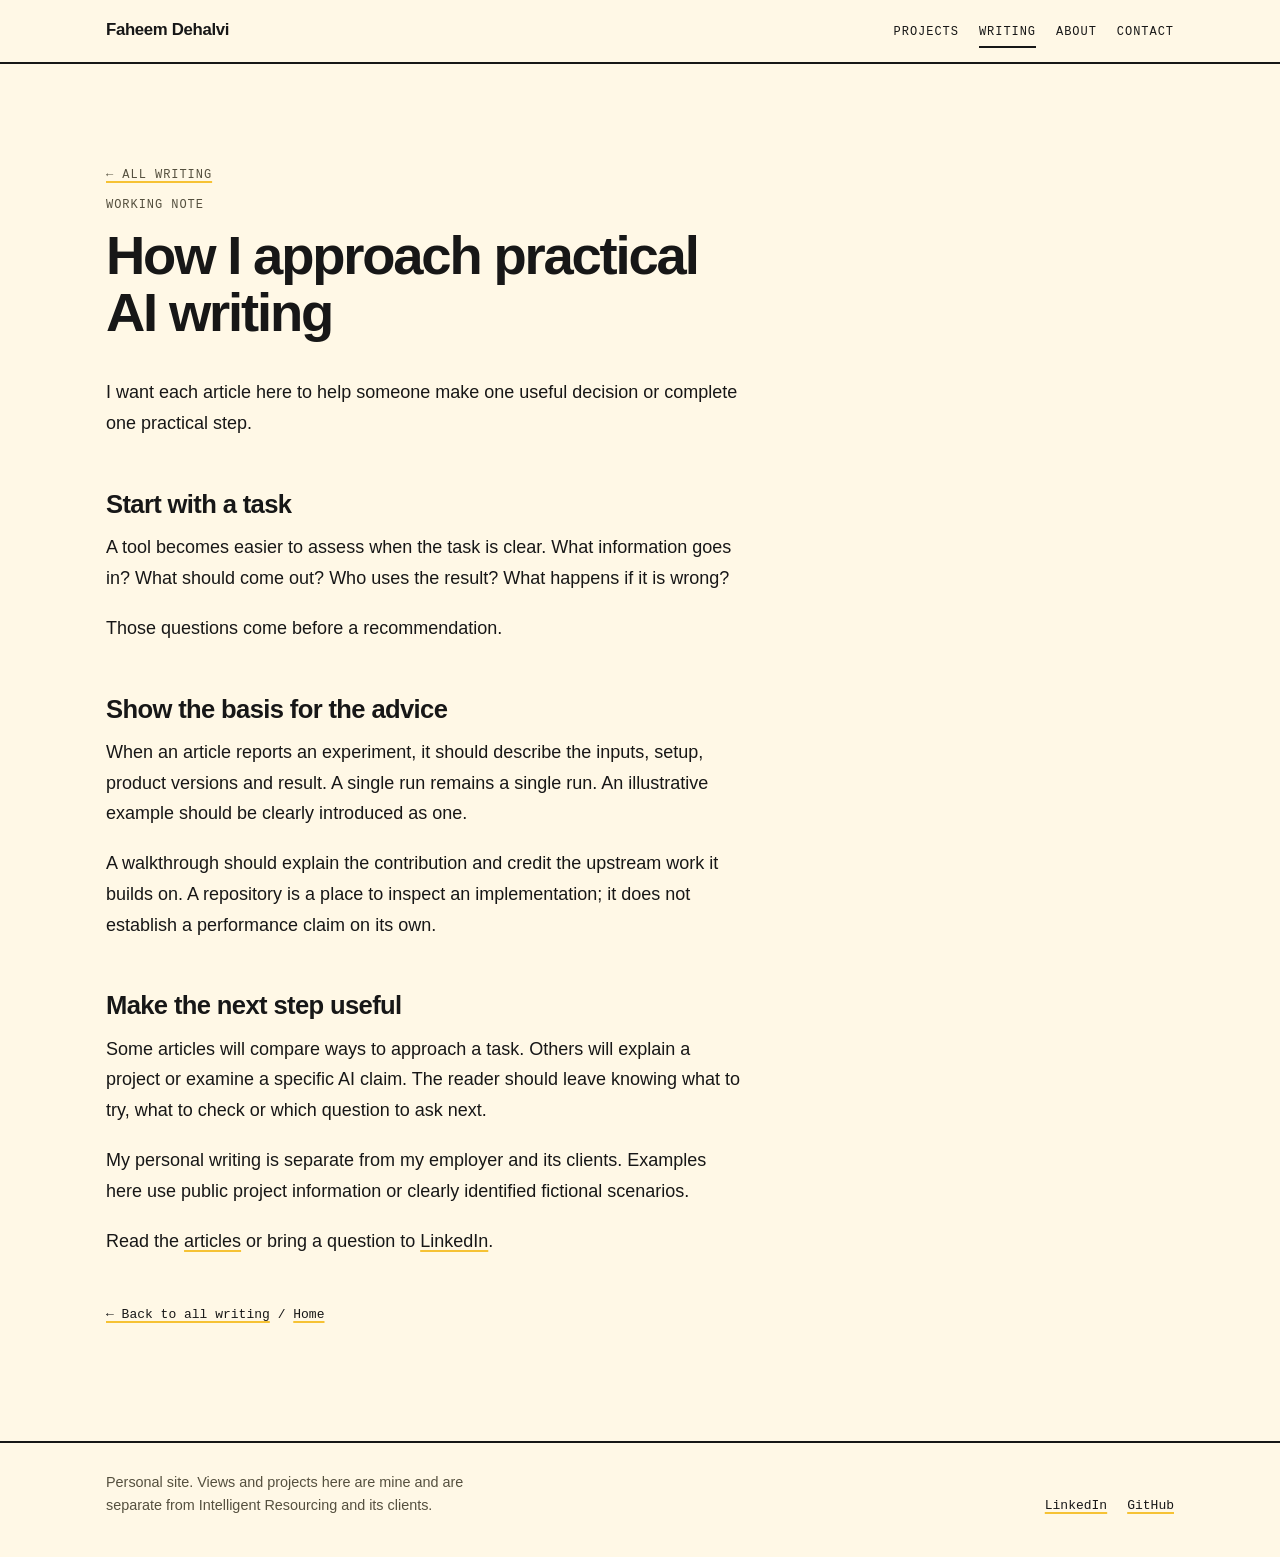
<file: docs/writing/working-note/index.html>
<!doctype html>
<html lang="en-AU">
<head>
<meta charset="utf-8">
<meta name="viewport" content="width=device-width, initial-scale=1">
<title>How I approach practical AI writing | Faheem Dehalvi</title>
<meta name="description" content="The questions, evidence and practical decisions behind the articles on this site.">
<meta name="theme-color" content="#fff8e6">
<meta property="og:type" content="website">
<meta property="og:title" content="How I approach practical AI writing | Faheem Dehalvi">
<meta property="og:description" content="The questions, evidence and practical decisions behind the articles on this site.">
<link rel="canonical" href="https://faheemdehalvi.github.io/writing/working-note/">
<meta property="og:url" content="https://faheemdehalvi.github.io/writing/working-note/">
<link rel="icon" href="../../assets/favicon.svg" type="image/svg+xml">
<link rel="stylesheet" href="../../assets/styles.css">
</head>
<body>
<a class="skip-link" href="#main">Skip to content</a>
<header class="site-header">
  <div class="wrap header-inner">
    <a class="wordmark" href="../../">Faheem Dehalvi</a>
    <nav aria-label="Main">
      <ul class="nav-list">
        <li><a href="../../#projects">Projects</a></li>
        <li><a href="../../writing/" aria-current="page">Writing</a></li>
        <li><a href="../../#about">About</a></li>
        <li><a href="../../#contact">Contact</a></li>
      </ul>
    </nav>
  </div>
</header>
<main id="main">
<article class="section article">
  <div class="wrap">
    <p class="label"><a href="../../writing/">&larr; All writing</a></p>
    <header class="article-head">
      <p class="label">Working note</p>
      <h1 class="page-title">How I approach practical AI writing</h1>

    </header>
    <div class="prose">
<p>I want each article here to help someone make one useful decision or complete one practical step.</p>
<h2 id="start-with-a-task">Start with a task</h2>
<p>A tool becomes easier to assess when the task is clear. What information goes in? What should come out? Who uses the result? What happens if it is wrong?</p>
<p>Those questions come before a recommendation.</p>
<h2 id="show-the-basis-for-the-advice">Show the basis for the advice</h2>
<p>When an article reports an experiment, it should describe the inputs, setup, product versions and result. A single run remains a single run. An illustrative example should be clearly introduced as one.</p>
<p>A walkthrough should explain the contribution and credit the upstream work it builds on. A repository is a place to inspect an implementation; it does not establish a performance claim on its own.</p>
<h2 id="make-the-next-step-useful">Make the next step useful</h2>
<p>Some articles will compare ways to approach a task. Others will explain a project or examine a specific AI claim. The reader should leave knowing what to try, what to check or which question to ask next.</p>
<p>My personal writing is separate from my employer and its clients. Examples here use public project information or clearly identified fictional scenarios.</p>
<p>Read the <a href="../">articles</a> or bring a question to <a href="https://www.linkedin.com/in/faheem-dehalvi/" rel="noopener noreferrer">LinkedIn</a>.</p>
    </div>
    <p class="article-back"><a href="../../writing/">&larr; Back to all writing</a> <span aria-hidden="true">/</span> <a href="../../">Home</a></p>
  </div>
</article>

</main>
<footer class="site-footer">
  <div class="wrap footer-inner">
    <p class="footer-note">Personal site. Views and projects here are mine and are separate from Intelligent Resourcing and its clients.</p>
    <ul class="footer-links">
      <li><a href="https://www.linkedin.com/in/faheem-dehalvi/" rel="noopener noreferrer">LinkedIn</a></li>
      <li><a href="https://github.com/faheemdehalvi" rel="noopener noreferrer">GitHub</a></li>
    </ul>
  </div>
</footer>
</body>
</html>
</file>
<file: docs/assets/styles.css>
/* Faheem Dehalvi personal site. No external fonts, no dependencies. */
:root {
  --cream: #fff8e6;
  --yellow: #fff0a6;
  --gold: #f6c234;
  --ink: #171717;
  --muted: #55503f;
  --rule: #171717;
  --mono: ui-monospace, "SF Mono", SFMono-Regular, Menlo, Consolas, "Liberation Mono", monospace;
  --sans: -apple-system, BlinkMacSystemFont, "Segoe UI", "Helvetica Neue", Arial, sans-serif;
  --pad: clamp(20px, 5vw, 56px);
}
*, *::before, *::after { box-sizing: border-box; }
html { -webkit-text-size-adjust: 100%; text-size-adjust: 100%; }
body {
  margin: 0;
  background: var(--cream);
  color: var(--ink);
  font-family: var(--sans);
  font-size: 1.0625rem;
  line-height: 1.6;
  overflow-wrap: break-word;
}
.wrap { width: 100%; max-width: 1180px; margin: 0 auto; padding-left: var(--pad); padding-right: var(--pad); }
img, svg { max-width: 100%; height: auto; }
a { color: var(--ink); text-decoration: underline; text-decoration-color: var(--gold); text-decoration-thickness: 2px; text-underline-offset: 3px; }
a:hover { background: var(--yellow); text-decoration-color: var(--ink); }
:focus-visible { outline: 3px solid var(--ink); outline-offset: 3px; background: var(--gold); }
.skip-link { position: absolute; left: 12px; top: -80px; z-index: 10; padding: 10px 14px; background: var(--ink); color: var(--cream); font-family: var(--mono); font-size: .875rem; }
.skip-link:focus { top: 12px; background: var(--ink); color: var(--cream); outline-color: var(--gold); }

.label { margin: 0 0 14px; font-family: var(--mono); font-size: .75rem; letter-spacing: .08em; text-transform: uppercase; color: var(--muted); line-height: 1.4; }
.label a { color: inherit; }

/* header */
.site-header { border-bottom: 2px solid var(--rule); }
.header-inner { display: flex; flex-wrap: wrap; align-items: baseline; justify-content: space-between; gap: 6px 24px; padding-top: 16px; padding-bottom: 14px; }
.wordmark { font-weight: 800; font-size: 1.05rem; letter-spacing: -.02em; text-decoration: none; }
.wordmark:hover { background: var(--yellow); }
.nav-list { list-style: none; margin: 0; padding: 0; display: flex; flex-wrap: wrap; gap: 4px 20px; }
.nav-list a { font-family: var(--mono); font-size: .75rem; letter-spacing: .08em; text-transform: uppercase; text-decoration: none; padding: 4px 0; border-bottom: 2px solid transparent; display: inline-block; }
.nav-list a:hover, .nav-list a[aria-current="page"] { border-bottom-color: var(--ink); background: transparent; }

/* hero */
.hero { padding: clamp(36px, 7vw, 88px) 0 0; }
.hero-grid { display: grid; gap: 40px; grid-template-columns: minmax(0, 1fr); align-items: end; }
.hero-name { margin: 0 0 24px; font-size: clamp(3.2rem, 15vw, 8rem); line-height: .9; letter-spacing: -.05em; font-weight: 800; }
.hero-name span { display: block; }
.hero-lead { margin: 0; max-width: 24ch; font-size: clamp(1.45rem, 4.6vw, 2.35rem); line-height: 1.18; letter-spacing: -.02em; font-weight: 600; }
mark { background: linear-gradient(transparent 55%, var(--gold) 55%); color: inherit; padding: 0 2px; }
.hero-figure { margin: 0; background: var(--yellow); border: 2px solid var(--ink); padding: 20px 20px 16px; max-width: 420px; }
.hero-figure svg { display: block; width: 100%; height: auto; }
.hero-figure figcaption { margin: 12px 0 0; color: var(--ink); }
.facts { margin: clamp(36px, 6vw, 72px) 0 0; padding: 0; display: grid; gap: 0; grid-template-columns: minmax(0, 1fr); border-top: 2px solid var(--rule); }
.facts > div { padding: 16px 0; border-bottom: 1px solid rgba(23,23,23,.3); }
.facts dt { font-family: var(--mono); font-size: .75rem; letter-spacing: .08em; text-transform: uppercase; color: var(--muted); margin: 0 0 4px; }
.facts dd { margin: 0; font-size: 1rem; line-height: 1.45; }

/* sections */
.section { padding: clamp(48px, 8vw, 104px) 0 0; }
.section-title, .page-title { margin: 0 0 14px; font-size: clamp(2rem, 7vw, 3.6rem); line-height: 1; letter-spacing: -.04em; font-weight: 800; }
.page-title { font-size: clamp(2rem, 7.5vw, 3.4rem); line-height: 1.04; max-width: 20ch; }
.section-intro { margin: 0 0 36px; max-width: 46ch; color: var(--muted); font-size: 1.0625rem; }
.rows { list-style: none; margin: 0; padding: 0; border-top: 2px solid var(--rule); counter-reset: row; }
.row { counter-increment: row; display: grid; gap: 8px 32px; grid-template-columns: minmax(0, 1fr); padding: 24px 0 26px; border-bottom: 2px solid var(--rule); }
.row-index::before { content: counter(row, decimal-leading-zero); font-family: var(--mono); font-size: .8rem; color: var(--muted); }
.row-name { margin: 0; font-size: clamp(1.6rem, 5vw, 2.3rem); line-height: 1.05; letter-spacing: -.03em; font-weight: 800; }
.row-name a { text-decoration: none; }
.row-name a:hover { background: var(--yellow); }
.row-kind { margin: 6px 0 0; }
.row-body p { margin: 0 0 10px; max-width: 52ch; }
.row-body .credit { color: var(--muted); font-size: .96rem; }
.row-body .caveat { font-family: var(--mono); font-size: .78rem; color: var(--muted); line-height: 1.5; }
.row-links { list-style: none; margin: 12px 0 0; padding: 0; display: flex; flex-wrap: wrap; gap: 6px 22px; font-family: var(--mono); font-size: .8125rem; }
.writing-meta { font-family: var(--mono); font-size: .75rem; letter-spacing: .08em; text-transform: uppercase; color: var(--muted); }
.empty-note { margin: 0 0 28px; padding: 14px 16px; background: var(--yellow); border-left: 6px solid var(--gold); max-width: 62ch; }
.more { margin: 24px 0 0; font-family: var(--mono); font-size: .8125rem; }
.subhead { margin: 56px 0 18px; font-family: var(--mono); font-size: .75rem; letter-spacing: .08em; text-transform: uppercase; color: var(--muted); font-weight: 400; }

/* about band */
.band { margin-top: clamp(48px, 8vw, 104px); background: var(--yellow); border-top: 2px solid var(--rule); border-bottom: 2px solid var(--rule); padding: clamp(40px, 7vw, 88px) 0; }
.about-grid { display: grid; gap: 24px 48px; grid-template-columns: minmax(0, 1fr); }
.about-text p { margin: 0 0 1em; max-width: 36rem; font-size: 1.125rem; line-height: 1.6; }
.about-text p:last-child { margin-bottom: 0; }
.band a:hover { background: var(--gold); }

/* contact */
.contact-list { list-style: none; margin: 0; padding: 0; border-top: 2px solid var(--rule); }
.contact-list li { border-bottom: 2px solid var(--rule); }
.contact-list a { display: flex; flex-wrap: wrap; justify-content: space-between; gap: 4px 16px; padding: 18px 0; text-decoration: none; font-size: clamp(1.4rem, 5vw, 2rem); font-weight: 800; letter-spacing: -.03em; }
.contact-list a:hover { background: var(--yellow); }
.contact-list .handle { font-family: var(--mono); font-size: .8125rem; font-weight: 400; letter-spacing: 0; align-self: center; color: var(--muted); }

/* footer */
.site-footer { margin-top: clamp(56px, 9vw, 120px); border-top: 2px solid var(--rule); padding: 28px 0 40px; }
.footer-inner { display: grid; gap: 16px 32px; grid-template-columns: minmax(0, 1fr); }
.footer-note { margin: 0; max-width: 46ch; font-size: .9rem; color: var(--muted); }
.footer-links { list-style: none; margin: 0; padding: 0; display: flex; flex-wrap: wrap; gap: 6px 20px; font-family: var(--mono); font-size: .8125rem; }

/* article / prose */
.article-head { margin-bottom: 36px; }
.article-meta { margin: 8px 0 0; }
.prose { max-width: 40rem; font-size: 1.125rem; line-height: 1.7; }
.prose h2 { margin: 2em 0 .5em; font-size: 1.6rem; line-height: 1.15; letter-spacing: -.025em; font-weight: 800; }
.prose h3 { margin: 1.8em 0 .4em; font-size: 1.25rem; line-height: 1.2; letter-spacing: -.015em; font-weight: 800; }
.prose h4 { margin: 1.6em 0 .3em; font-family: var(--mono); font-size: .8125rem; letter-spacing: .08em; text-transform: uppercase; }
.prose p, .prose ul, .prose ol, .prose pre, .prose blockquote { margin: 0 0 1.1em; }
.prose ul, .prose ol { padding-left: 1.4em; }
.prose li { margin-bottom: .35em; }
.prose li::marker { color: var(--ink); font-weight: 700; }
.prose code { font-family: var(--mono); font-size: .88em; background: var(--yellow); padding: .1em .35em; }
.prose pre { background: var(--ink); color: var(--cream); padding: 16px 18px; overflow-x: auto; line-height: 1.5; font-size: .875rem; border-left: 6px solid var(--gold); }
.prose pre code { background: transparent; padding: 0; font-size: inherit; color: inherit; }
.prose blockquote { padding: 2px 0 2px 18px; border-left: 6px solid var(--gold); color: var(--muted); }
.prose hr { border: 0; border-top: 2px solid var(--rule); margin: 2em 0; }
.article-back { margin: 48px 0 0; font-family: var(--mono); font-size: .8125rem; }

/* desktop */
@media (min-width: 760px) {
  .facts { grid-template-columns: repeat(4, minmax(0, 1fr)); gap: 0 28px; }
  .facts > div { border-bottom: 0; padding: 18px 0 0; }
  .row { grid-template-columns: 56px minmax(0, 5fr) minmax(0, 6fr); }
  .row-links { grid-column: 3; }
  .about-grid { grid-template-columns: minmax(0, 4fr) minmax(0, 8fr); }
  .footer-inner { grid-template-columns: minmax(0, 1fr) auto; align-items: end; }
}
@media (min-width: 960px) {
  .hero-grid { grid-template-columns: minmax(0, 7fr) minmax(0, 5fr); gap: 56px; }
  .hero-figure { justify-self: end; width: 100%; }
}
@media (prefers-reduced-motion: no-preference) {
  a { transition: background-color .12s ease; }
}
@media print {
  .skip-link, .site-header nav { display: none; }
  body { background: #fff; }
}

/* LinkedIn media preview: original copies, with source links. */
.portrait-figure { padding: 0; background: transparent; }
.portrait-figure img { display: block; width: 100%; aspect-ratio: 1; object-fit: cover; }
.portrait-figure figcaption { margin: 0; padding: 12px 14px; font-family: var(--mono); font-size: .72rem; line-height: 1.45; }
.about-method { margin: 36px 0 0; max-width: 265px; }
.about-method svg { display: block; width: 100%; }
.about-method figcaption { margin: 10px 0 0; }
.media-story { margin-top: 44px; }
.community-photo { margin: 0; }
.community-photo img { display: block; width: 100%; aspect-ratio: 16 / 9; object-fit: cover; border: 2px solid var(--ink); }
.community-photo figcaption { margin-top: 12px; font-size: .9rem; color: var(--muted); }
@media (max-width: 759px) { .about-method { max-width: 230px; } .media-story { margin-top: 28px; } }
</file>
